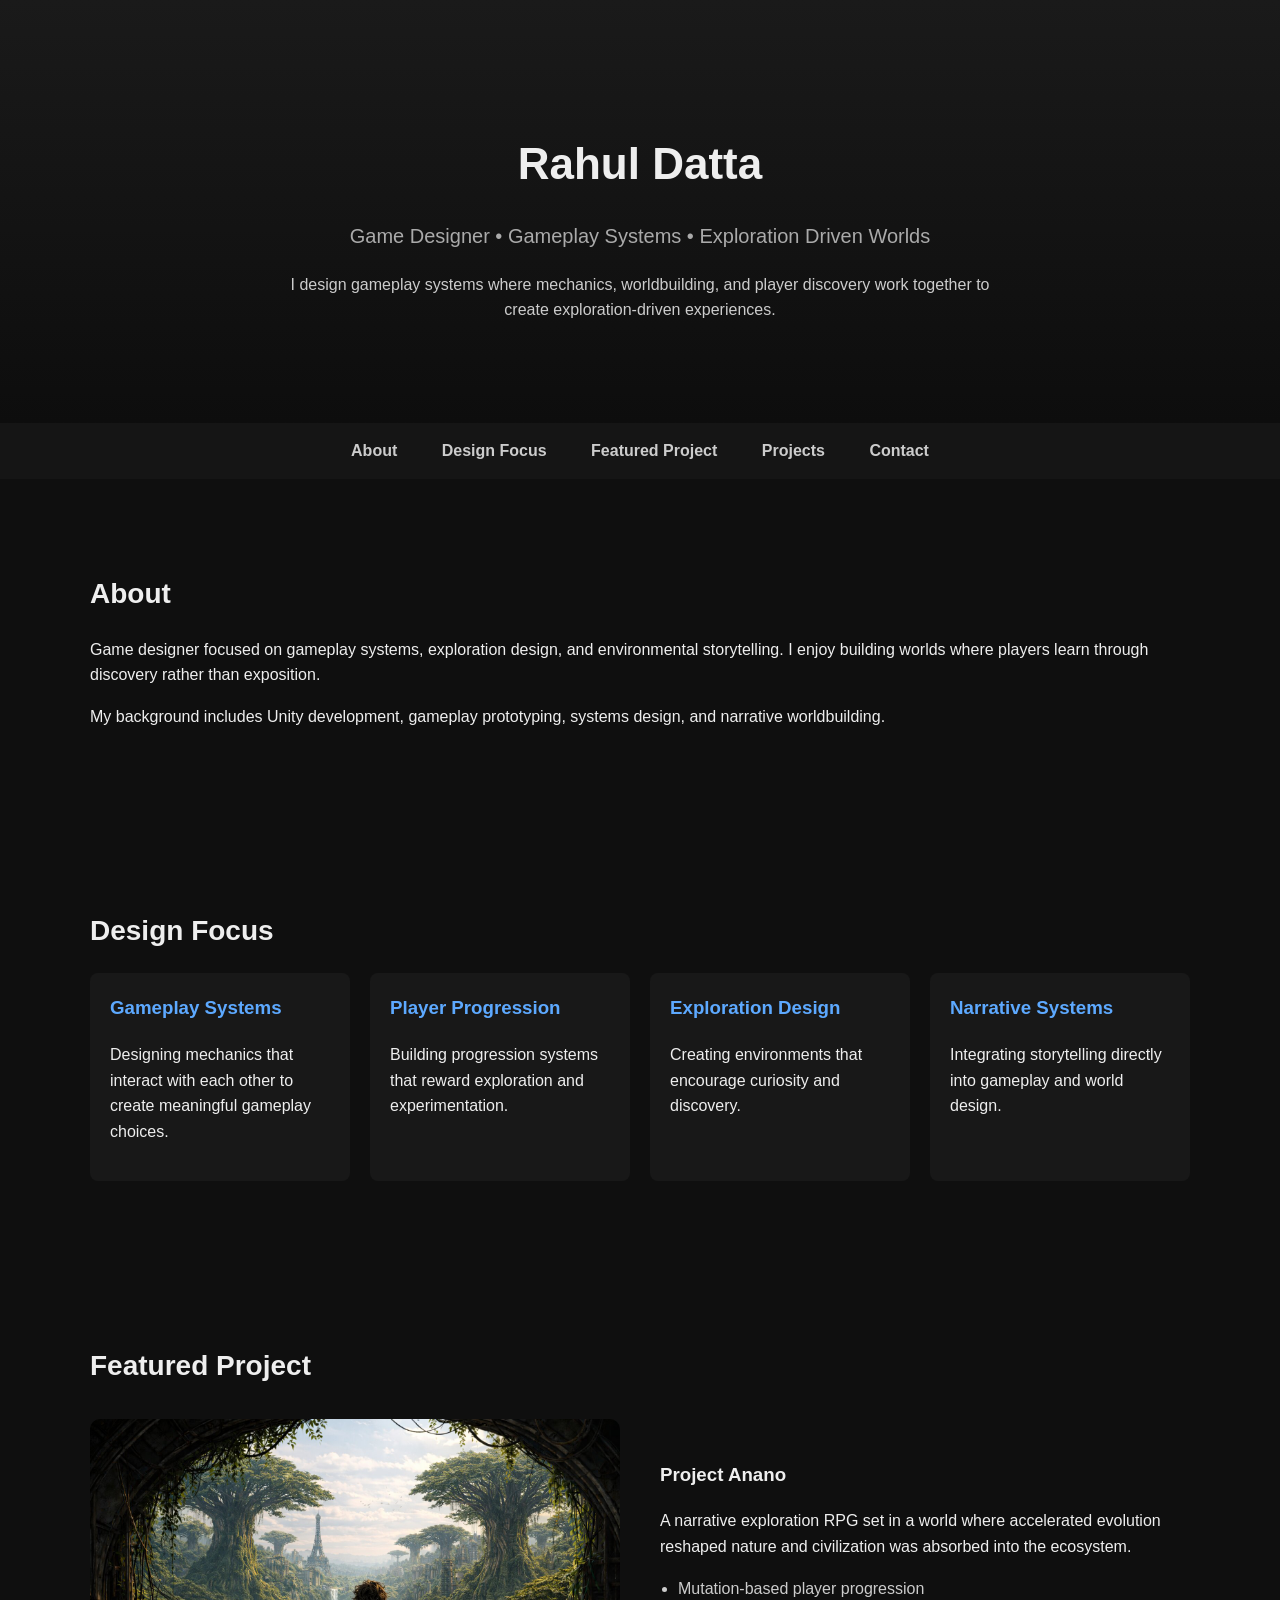
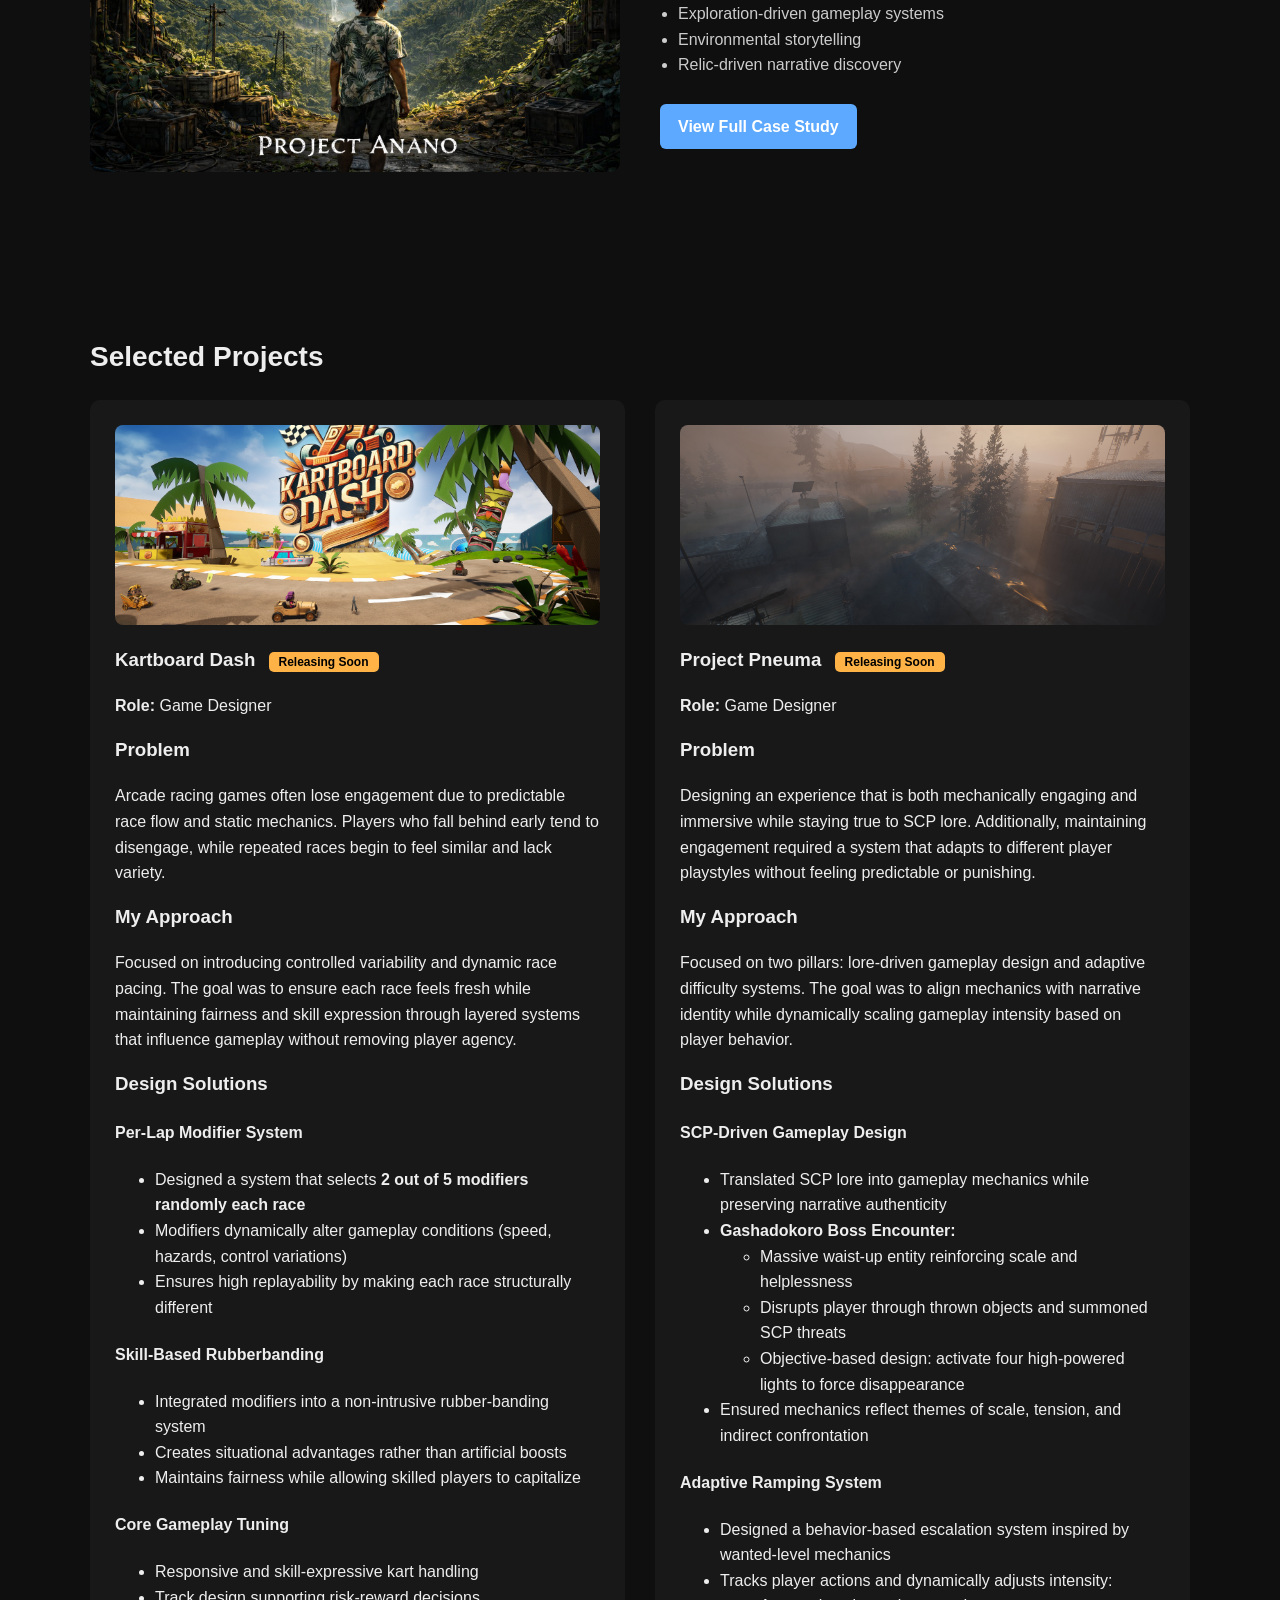
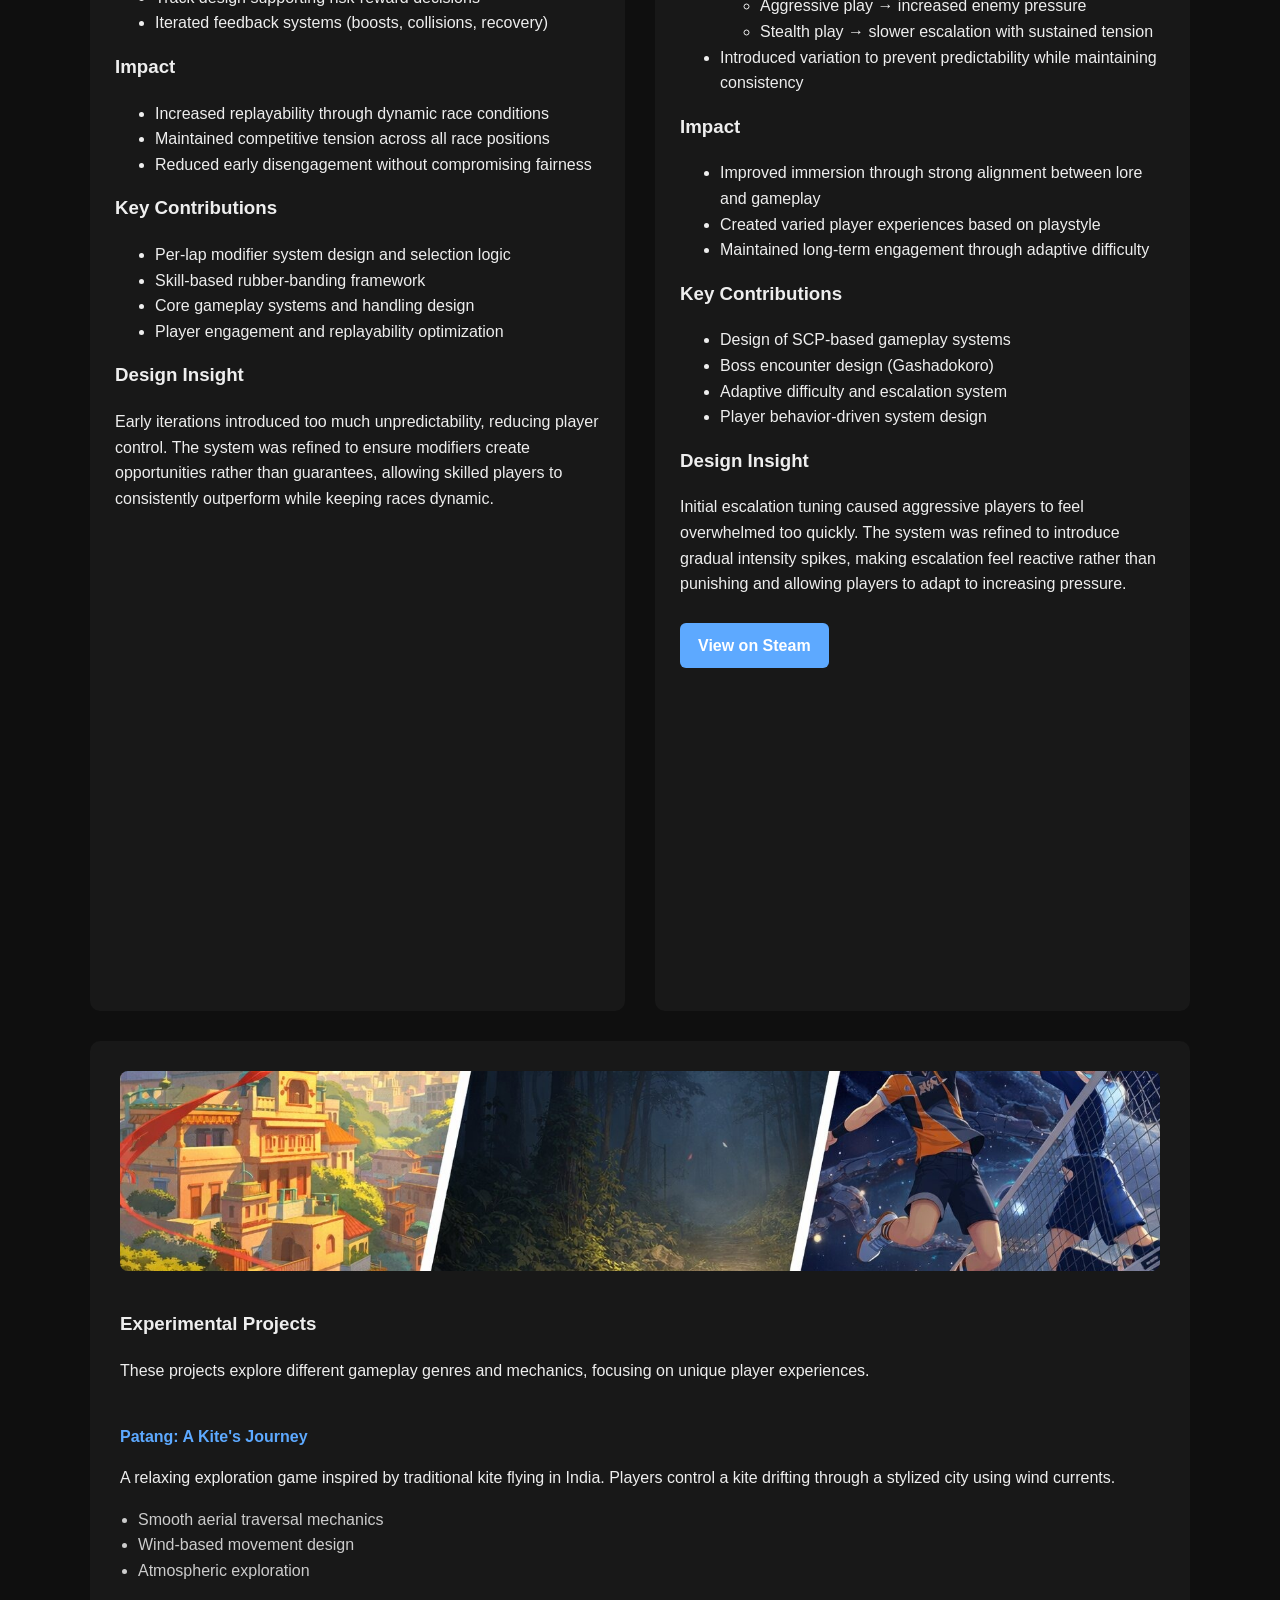
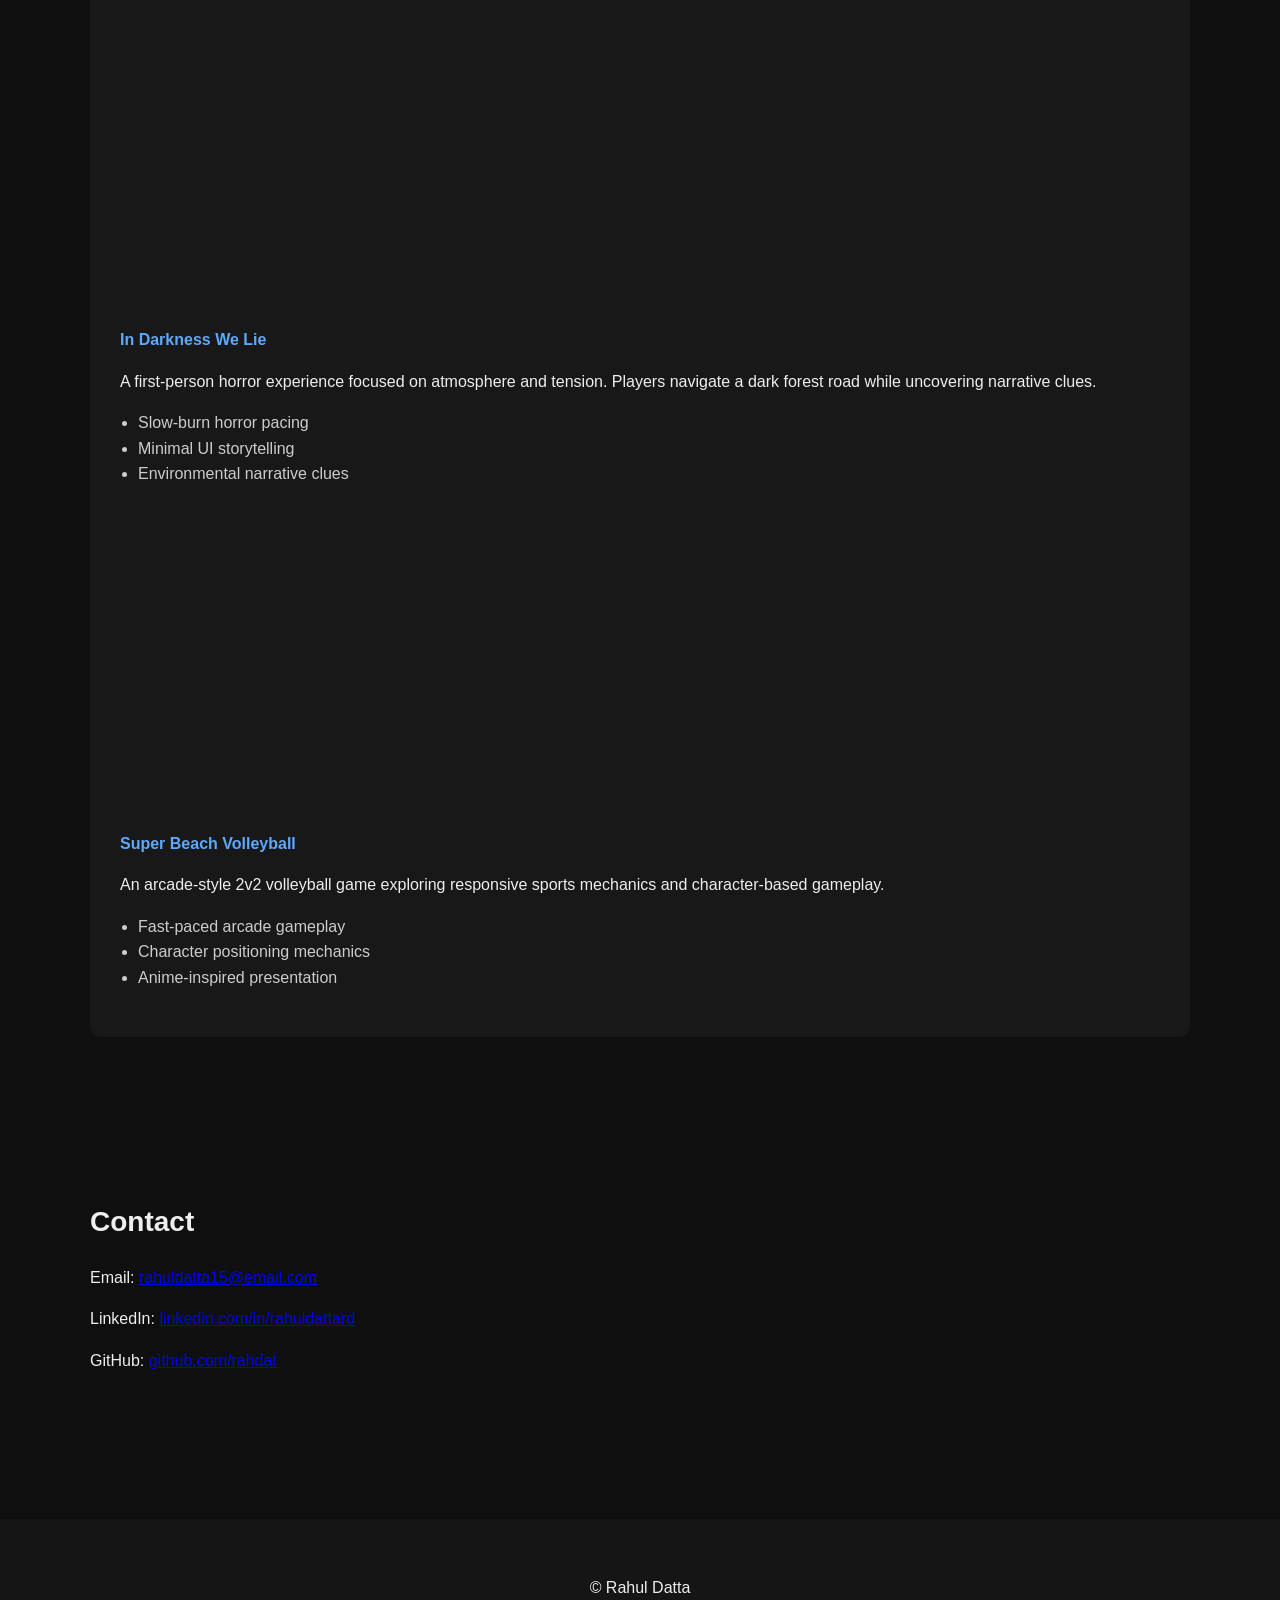
<file: index.html>
<!DOCTYPE html>
<html lang="en">

<head>

<meta charset="UTF-8">
<meta name="viewport" content="width=device-width, initial-scale=1.0">

<title>Rahul Datta | Game Designer</title>

<link rel="stylesheet" href="style.css">

</head>


<body>


<header class="hero">

<h1>Rahul Datta</h1>

<p class="tagline">
Game Designer • Gameplay Systems • Exploration Driven Worlds
</p>

<p class="intro">
I design gameplay systems where mechanics, worldbuilding, and player discovery
work together to create exploration-driven experiences.
</p>

</header>



<nav>

<a href="#about">About</a>
<a href="#focus">Design Focus</a>
<a href="#featured">Featured Project</a>
<a href="#projects">Projects</a>
<a href="#contact">Contact</a>

</nav>



<section id="about">

<h2>About</h2>

<p>
Game designer focused on gameplay systems, exploration design, and environmental storytelling.
I enjoy building worlds where players learn through discovery rather than exposition.
</p>

<p>
My background includes Unity development, gameplay prototyping,
systems design, and narrative worldbuilding.
</p>

</section>



<section id="focus">

<h2>Design Focus</h2>

<div class="focus-grid">

<div class="focus-card">
<h3>Gameplay Systems</h3>
<p>Designing mechanics that interact with each other to create meaningful gameplay choices.</p>
</div>

<div class="focus-card">
<h3>Player Progression</h3>
<p>Building progression systems that reward exploration and experimentation.</p>
</div>

<div class="focus-card">
<h3>Exploration Design</h3>
<p>Creating environments that encourage curiosity and discovery.</p>
</div>

<div class="focus-card">
<h3>Narrative Systems</h3>
<p>Integrating storytelling directly into gameplay and world design.</p>
</div>

</div>

</section>



<section id="featured">

<h2>Featured Project</h2>

<div class="featured-project">

<img src="images/anano.jpg">

<div class="featured-info">

<h3>Project Anano</h3>

<p>
A narrative exploration RPG set in a world where accelerated evolution reshaped nature
and civilization was absorbed into the ecosystem.
</p>

<ul>

<li>Mutation-based player progression</li>
<li>Exploration-driven gameplay systems</li>
<li>Environmental storytelling</li>
<li>Relic-driven narrative discovery</li>

</ul>

<a class="button" href="anano.html">
View Full Case Study
</a>

</div>

</div>

</section>



<section id="projects">

<h2>Selected Projects</h2>

<div class="project-grid">


<div class="project">

<img class="banner" src="images/kartboard.jpg">

<h3>Kartboard Dash <span class="badge">Releasing Soon</span></h3>
  
  <p><strong>Role:</strong> Game Designer<br>

  <h3>Problem</h3>
  <p>
    Arcade racing games often lose engagement due to predictable race flow and static mechanics. 
    Players who fall behind early tend to disengage, while repeated races begin to feel similar and lack variety.
  </p>

  <h3>My Approach</h3>
  <p>
    Focused on introducing controlled variability and dynamic race pacing. The goal was to ensure each race feels fresh 
    while maintaining fairness and skill expression through layered systems that influence gameplay without removing player agency.
  </p>

  <h3>Design Solutions</h3>

  <h4>Per-Lap Modifier System</h4>
  <ul>
    <li>Designed a system that selects <strong>2 out of 5 modifiers randomly each race</strong></li>
    <li>Modifiers dynamically alter gameplay conditions (speed, hazards, control variations)</li>
    <li>Ensures high replayability by making each race structurally different</li>
  </ul>

  <h4>Skill-Based Rubberbanding</h4>
  <ul>
    <li>Integrated modifiers into a non-intrusive rubber-banding system</li>
    <li>Creates situational advantages rather than artificial boosts</li>
    <li>Maintains fairness while allowing skilled players to capitalize</li>
  </ul>

  <h4>Core Gameplay Tuning</h4>
  <ul>
    <li>Responsive and skill-expressive kart handling</li>
    <li>Track design supporting risk-reward decisions</li>
    <li>Iterated feedback systems (boosts, collisions, recovery)</li>
  </ul>

  <h3>Impact</h3>
  <ul>
    <li>Increased replayability through dynamic race conditions</li>
    <li>Maintained competitive tension across all race positions</li>
    <li>Reduced early disengagement without compromising fairness</li>
  </ul>

  <h3>Key Contributions</h3>
  <ul>
    <li>Per-lap modifier system design and selection logic</li>
    <li>Skill-based rubber-banding framework</li>
    <li>Core gameplay systems and handling design</li>
    <li>Player engagement and replayability optimization</li>
  </ul>

  <h3>Design Insight</h3>
  <p>
    Early iterations introduced too much unpredictability, reducing player control. The system was refined to ensure modifiers 
    create opportunities rather than guarantees, allowing skilled players to consistently outperform while keeping races dynamic.
  </p>
<div class="media">

<iframe
src="https://www.youtube.com/embed/-lowwRSZ0fc"
allowfullscreen>
</iframe>

</div>
  
</div>



<div class="project">

<img class="banner" src="images/pneuma.jpg">

<h3>Project Pneuma <span class="badge">Releasing Soon</span></h3>


  <p><strong>Role:</strong> Game Designer<br>
  <h3>Problem</h3>
  <p>
    Designing an experience that is both mechanically engaging and immersive while staying true to SCP lore. 
    Additionally, maintaining engagement required a system that adapts to different player playstyles without feeling predictable or punishing.
  </p>

  <h3>My Approach</h3>
  <p>
    Focused on two pillars: lore-driven gameplay design and adaptive difficulty systems. The goal was to align mechanics 
    with narrative identity while dynamically scaling gameplay intensity based on player behavior.
  </p>

  <h3>Design Solutions</h3>

  <h4>SCP-Driven Gameplay Design</h4>
  <ul>
    <li>Translated SCP lore into gameplay mechanics while preserving narrative authenticity</li>
    <li><strong>Gashadokoro Boss Encounter:</strong></li>
    <ul>
      <li>Massive waist-up entity reinforcing scale and helplessness</li>
      <li>Disrupts player through thrown objects and summoned SCP threats</li>
      <li>Objective-based design: activate four high-powered lights to force disappearance</li>
    </ul>
    <li>Ensured mechanics reflect themes of scale, tension, and indirect confrontation</li>
  </ul>

  <h4>Adaptive Ramping System</h4>
  <ul>
    <li>Designed a behavior-based escalation system inspired by wanted-level mechanics</li>
    <li>Tracks player actions and dynamically adjusts intensity:</li>
    <ul>
      <li>Aggressive play → increased enemy pressure</li>
      <li>Stealth play → slower escalation with sustained tension</li>
    </ul>
    <li>Introduced variation to prevent predictability while maintaining consistency</li>
  </ul>

  <h3>Impact</h3>
  <ul>
    <li>Improved immersion through strong alignment between lore and gameplay</li>
    <li>Created varied player experiences based on playstyle</li>
    <li>Maintained long-term engagement through adaptive difficulty</li>
  </ul>

  <h3>Key Contributions</h3>
  <ul>
    <li>Design of SCP-based gameplay systems</li>
    <li>Boss encounter design (Gashadokoro)</li>
    <li>Adaptive difficulty and escalation system</li>
    <li>Player behavior-driven system design</li>
  </ul>

  <h3>Design Insight</h3>
  <p>
    Initial escalation tuning caused aggressive players to feel overwhelmed too quickly. The system was refined to introduce 
    gradual intensity spikes, making escalation feel reactive rather than punishing and allowing players to adapt to increasing pressure.
  </p>



<a class="button"
href="https://store.steampowered.com/app/3872430/SCP_Project_Pneuma/"
target="_blank">
View on Steam
</a>


<div class="media">

<iframe
src="https://www.youtube.com/embed/hPVLuGZU368"
allowfullscreen>
</iframe>

</div>
</div>



<div class="project-wide">

<img class="banner" src="images/common.jpg">

<h3>Experimental Projects</h3>

<p class="wide-intro">
These projects explore different gameplay genres and mechanics,
focusing on unique player experiences.
</p>



<div class="wide-project">

<h4>Patang: A Kite's Journey</h4>

<p>
A relaxing exploration game inspired by traditional kite flying in India.
Players control a kite drifting through a stylized city using wind currents.
</p>

<ul>
<li>Smooth aerial traversal mechanics</li>
<li>Wind-based movement design</li>
<li>Atmospheric exploration</li>
</ul>

<div class="media">

<iframe
src="https://www.youtube.com/embed/ZGnohQIVw0w"
allowfullscreen>
</iframe>

</div>

</div>



<div class="wide-project">

<h4>In Darkness We Lie</h4>

<p>
A first-person horror experience focused on atmosphere and tension.
Players navigate a dark forest road while uncovering narrative clues.
</p>

<ul>
<li>Slow-burn horror pacing</li>
<li>Minimal UI storytelling</li>
<li>Environmental narrative clues</li>
</ul>

<div class="media">

<iframe
src="https://www.youtube.com/embed/kJsp2bz1Zdc"
allowfullscreen>
</iframe>

</div>

</div>



<div class="wide-project">

<h4>Super Beach Volleyball</h4>

<p>
An arcade-style 2v2 volleyball game exploring responsive sports mechanics
and character-based gameplay.
</p>

<ul>
<li>Fast-paced arcade gameplay</li>
<li>Character positioning mechanics</li>
<li>Anime-inspired presentation</li>
</ul>

</div>

</div>



</div>

</section>



<section id="contact">

<h2>Contact</h2>

<p>Email: <a href="mailto:rahuldatta15@email.com">rahuldatta15@email.com</a></p>

<p>
LinkedIn:
<a href="https://linkedin.com/in/rahuldattard" target="_blank">
linkedin.com/in/rahuldattard
</a>
</p>

<p>
GitHub:
<a href="https://github.com/rahdat" target="_blank">
github.com/rahdat
</a>
</p>

</section>



<footer>

<p>© Rahul Datta</p>

</footer>


</body>
</html>
</file>
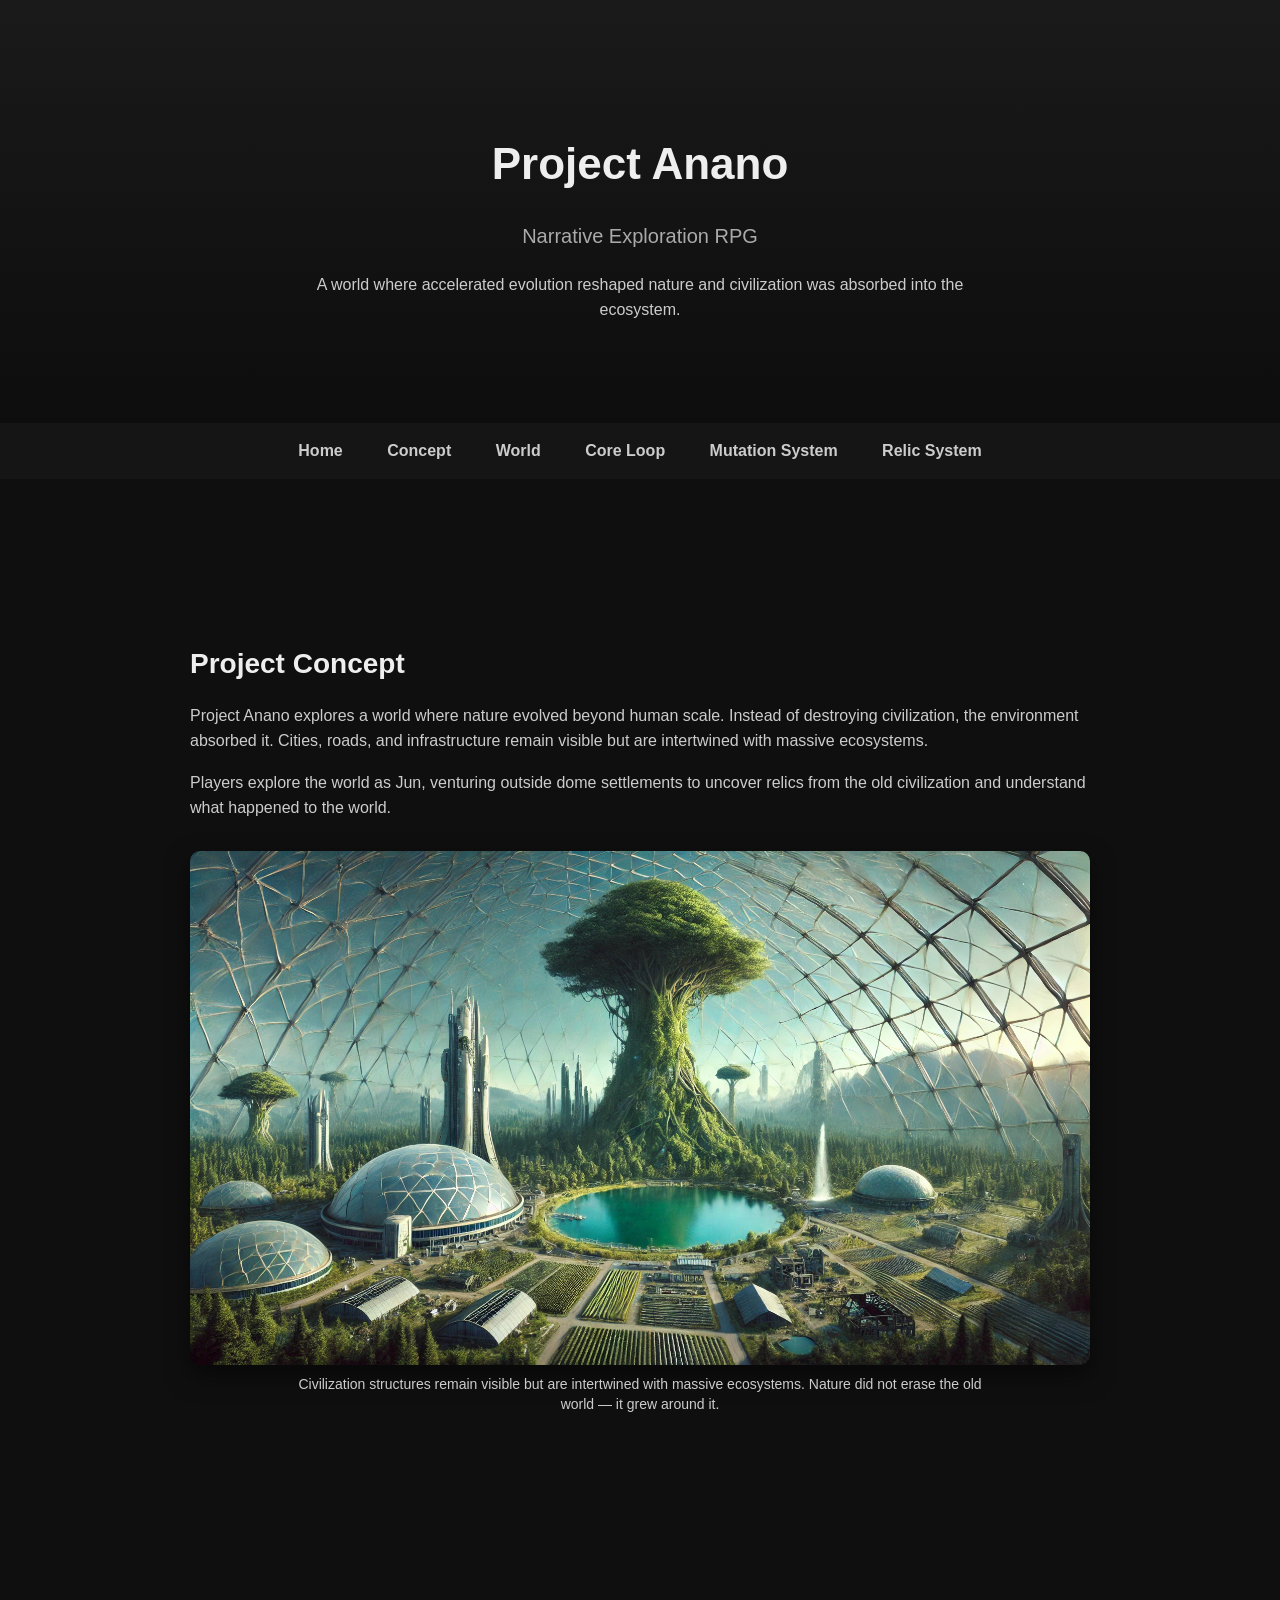
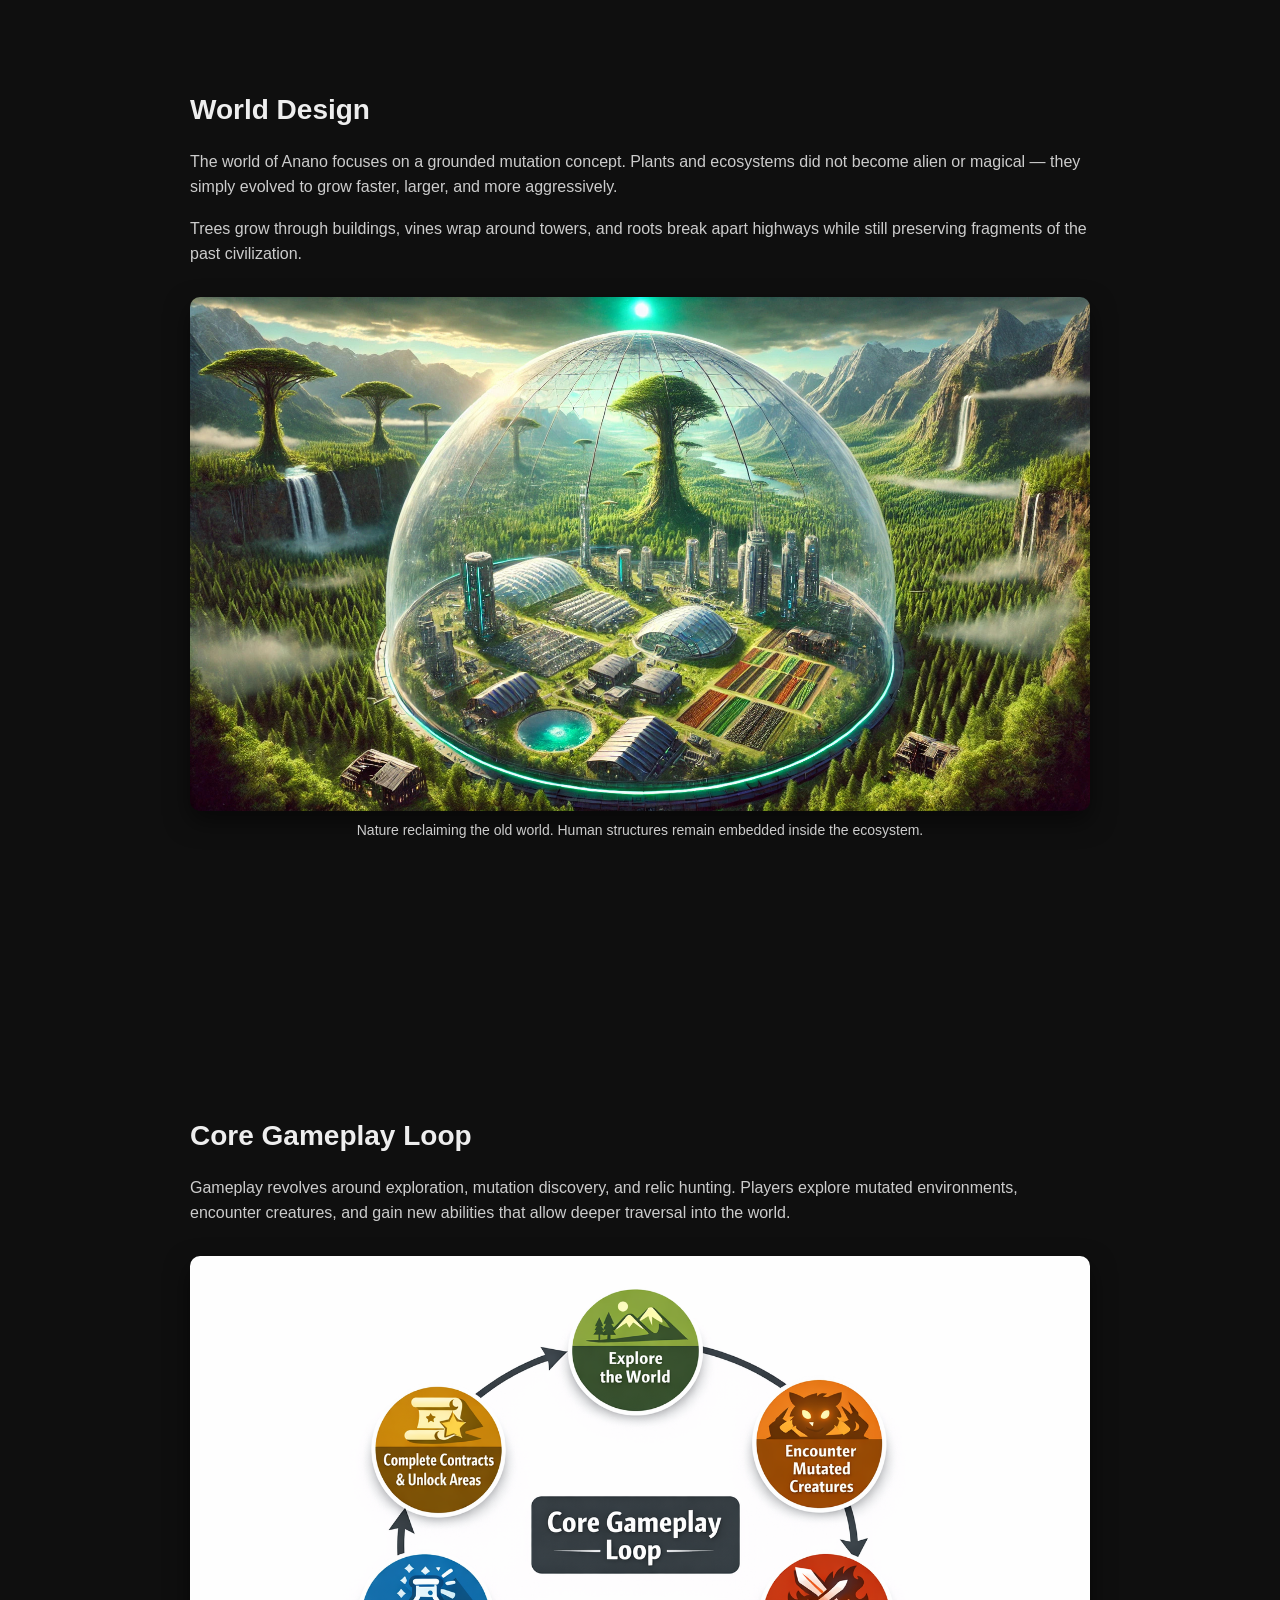
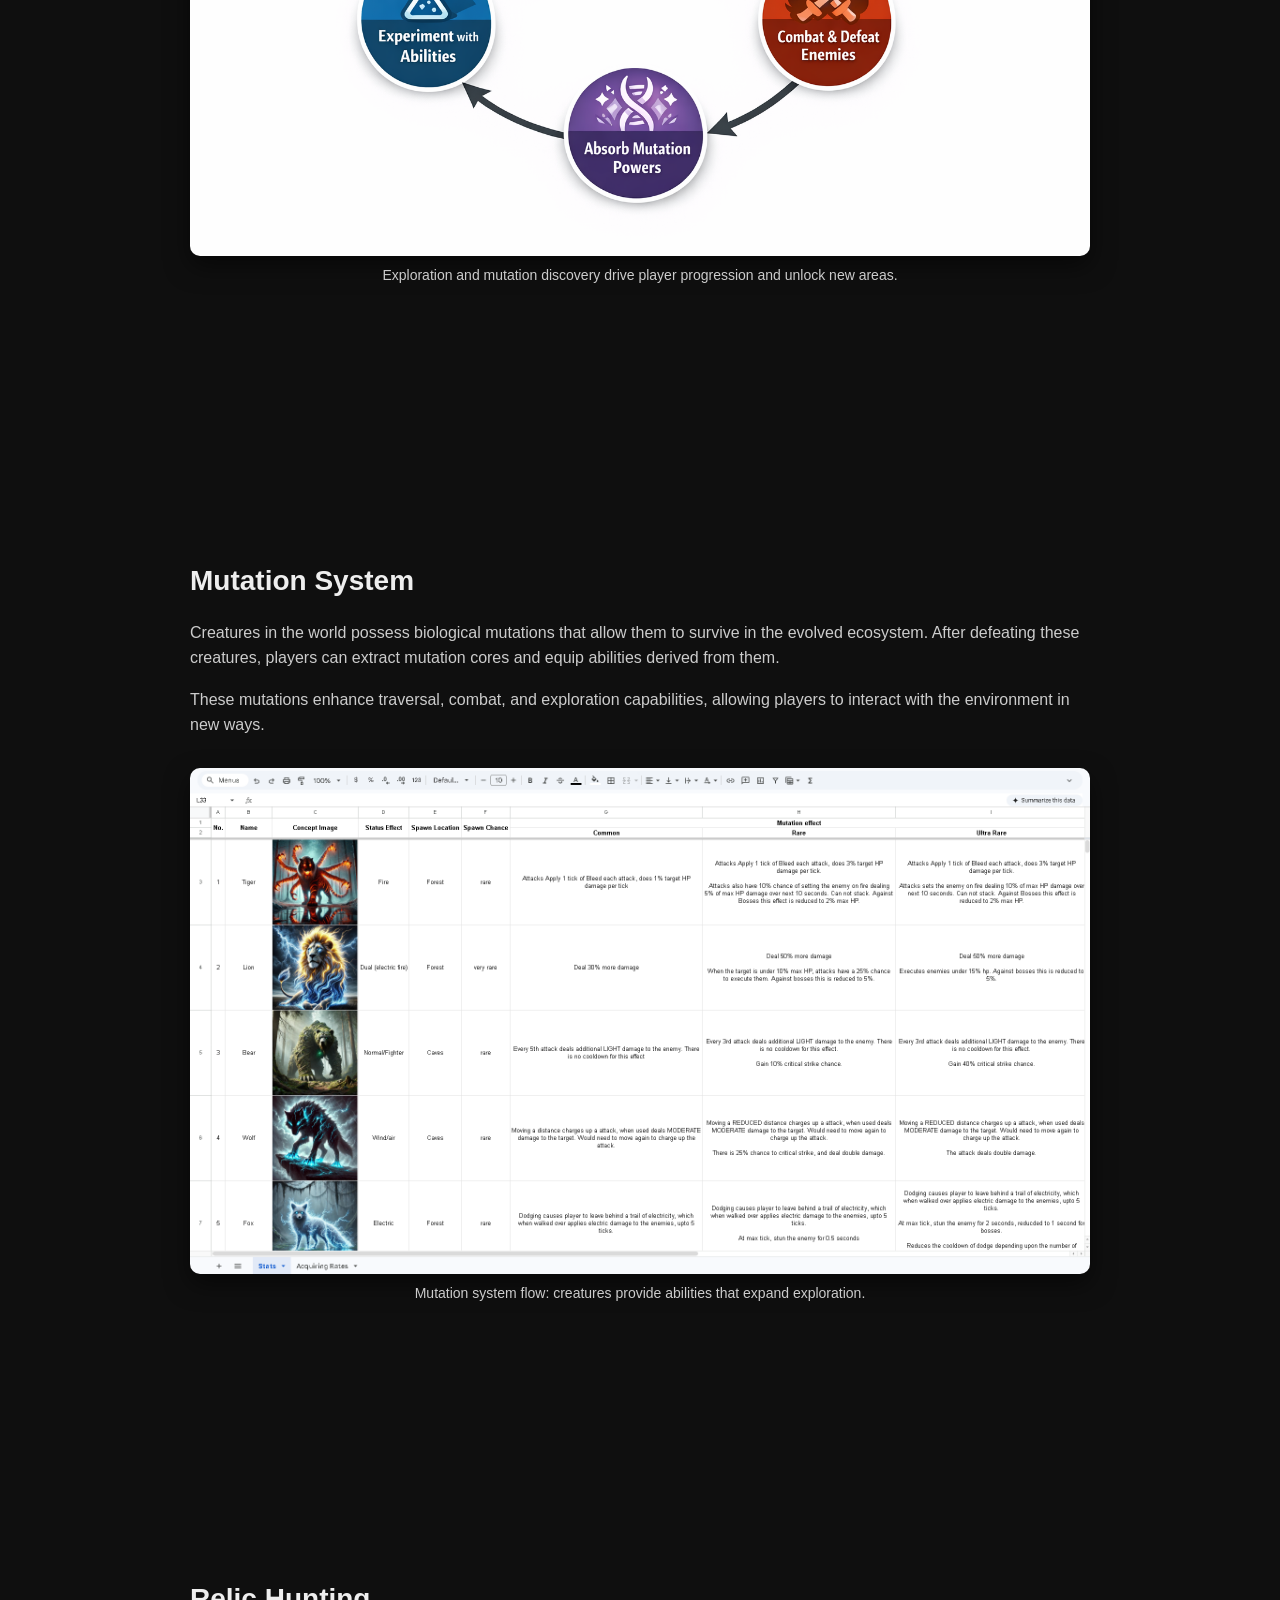
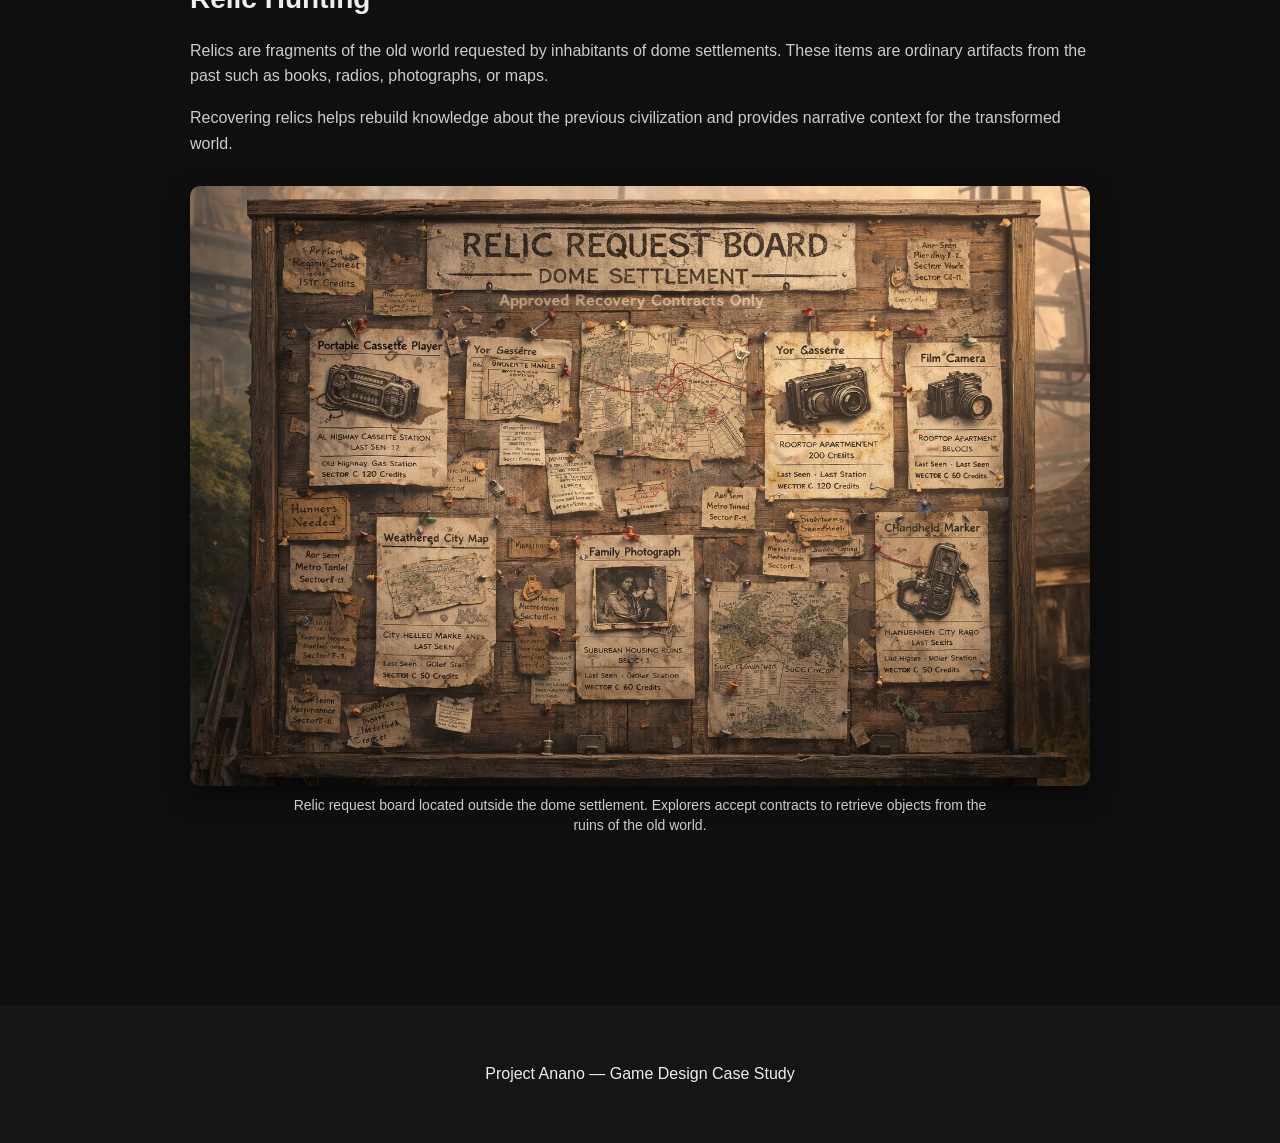
<file: anano.html>
<!DOCTYPE html>
<html lang="en">

<head>

<meta charset="UTF-8">
<meta name="viewport" content="width=device-width, initial-scale=1.0">

<title>Project Anano | Case Study</title>

<link rel="stylesheet" href="style.css">

</head>


<body>


<header class="hero">

<h1>Project Anano</h1>

<p class="tagline">
Narrative Exploration RPG
</p>

<p class="intro">
A world where accelerated evolution reshaped nature and civilization
was absorbed into the ecosystem.
</p>

</header>



<nav>

<a href="index.html">Home</a>
<a href="#concept">Concept</a>
<a href="#world">World</a>
<a href="#loop">Core Loop</a>
<a href="#mutation">Mutation System</a>
<a href="#relics">Relic System</a>

</nav>



<!-- CONCEPT -->

<section class="case-section" id="concept">

<h2>Project Concept</h2>

<p>
Project Anano explores a world where nature evolved beyond human scale.
Instead of destroying civilization, the environment absorbed it.
Cities, roads, and infrastructure remain visible but are intertwined
with massive ecosystems.
</p>

<p>
Players explore the world as Jun, venturing outside dome settlements
to uncover relics from the old civilization and understand what happened
to the world.
</p>

<div class="case-image">

<img src="images/anano-world.jpg">

<p class="image-caption">
Civilization structures remain visible but are intertwined with massive ecosystems.
Nature did not erase the old world — it grew around it.
</p>

</div>

</section>



<!-- WORLD DESIGN -->

<section class="case-section" id="world">

<h2>World Design</h2>

<p>
The world of Anano focuses on a grounded mutation concept.
Plants and ecosystems did not become alien or magical —
they simply evolved to grow faster, larger, and more aggressively.
</p>

<p>
Trees grow through buildings, vines wrap around towers,
and roots break apart highways while still preserving fragments
of the past civilization.
</p>

<div class="case-image">

<img src="images/anano-environment.jpg">

<p class="image-caption">
Nature reclaiming the old world. Human structures remain embedded inside the ecosystem.
</p>

</div>

</section>



<!-- CORE LOOP -->

<section class="case-section" id="loop">

<h2>Core Gameplay Loop</h2>

<p>
Gameplay revolves around exploration, mutation discovery, and relic hunting.
Players explore mutated environments, encounter creatures, and gain new abilities
that allow deeper traversal into the world.
</p>

<div class="case-image">

<img src="images/coreloop.png">

<p class="image-caption">
Exploration and mutation discovery drive player progression and unlock new areas.
</p>

</div>

</section>



<!-- MUTATION SYSTEM -->

<section class="case-section" id="mutation">

<h2>Mutation System</h2>

<p>
Creatures in the world possess biological mutations that allow them to survive
in the evolved ecosystem. After defeating these creatures, players can extract
mutation cores and equip abilities derived from them.
</p>

<p>
These mutations enhance traversal, combat, and exploration capabilities,
allowing players to interact with the environment in new ways.
</p>

<div class="case-image">

<img src="images/mutationsystem.png">

<p class="image-caption">
Mutation system flow: creatures provide abilities that expand exploration.
</p>

</div>

</section>



<!-- RELIC SYSTEM -->

<section class="case-section" id="relics">

<h2>Relic Hunting</h2>

<p>
Relics are fragments of the old world requested by inhabitants of dome settlements.
These items are ordinary artifacts from the past such as books, radios,
photographs, or maps.
</p>

<p>
Recovering relics helps rebuild knowledge about the previous civilization
and provides narrative context for the transformed world.
</p>

<div class="case-image">

<img src="images/relics.jpg">

<p class="image-caption">
Relic request board located outside the dome settlement.
Explorers accept contracts to retrieve objects from the ruins of the old world.
</p>

</div>

</section>



<footer>

<p>Project Anano — Game Design Case Study</p>

</footer>


</body>
</html>
</file>
<file: style.css>
body{
font-family:Arial, Helvetica, sans-serif;
margin:0;
background:#0f0f0f;
color:#eee;
line-height:1.6;
font-size:16px;
}


/* HERO */

.hero{
text-align:center;
padding:100px 20px;
background:linear-gradient(180deg,#1a1a1a,#0d0d0d);
}

.hero h1{
font-size:44px;
margin-bottom:10px;
}

.tagline{
font-size:20px;
color:#aaa;
}

.intro{
max-width:700px;
margin:auto;
color:#ccc;
margin-top:10px;
}


/* NAV */

nav{
background:#151515;
text-align:center;
padding:15px;
}

nav a{
color:#ccc;
margin:0 20px;
text-decoration:none;
font-weight:bold;
}

nav a:hover{
color:white;
}


/* SECTIONS */

section{
max-width:1100px;
margin:auto;
padding:70px 20px;
}

h2{
font-size:28px;
margin-bottom:20px;
}


/* DESIGN FOCUS */

.focus-grid{
display:grid;
grid-template-columns:repeat(auto-fit,minmax(220px,1fr));
gap:20px;
margin-top:20px;
}

.focus-card{
background:#181818;
padding:20px;
border-radius:8px;
}

.focus-card h3{
margin-top:0;
color:#5da9ff;
}


/* FEATURED PROJECT */

.featured-project{
display:grid;
grid-template-columns:1fr 1fr;
gap:40px;
align-items:center;
margin-top:30px;
}

.featured-project img{
width:100%;
border-radius:10px;
}

.featured-info ul{
margin-top:10px;
padding-left:18px;
color:#ccc;
}


/* GRID */

.project-grid{
display:grid;
grid-template-columns:repeat(auto-fit,minmax(420px,1fr));
gap:30px;
}


/* PROJECT CARD */

.project{
background:#181818;
padding:25px;
border-radius:10px;
transition:.2s;
}

.project:hover{
transform:translateY(-5px);
box-shadow:0 10px 25px rgba(0,0,0,.4);
}

.project h3{
margin-top:0;
}


/* FULL WIDTH PROJECT */

.project-wide{
grid-column:1 / -1;
background:#181818;
padding:30px;
border-radius:10px;
}

.wide-project{
margin-top:40px;
}

.wide-project h4{
color:#5da9ff;
margin-bottom:6px;
}

.wide-project ul{
color:#ccc;
padding-left:18px;
}


/* MEDIA */

.media{
margin-top:15px;
margin-bottom:15px;
}

.media iframe{
width:100%;
height:280px;
border:none;
border-radius:6px;
}

.media img{
width:100%;
border-radius:6px;
}


/* BANNER */

.banner{
width:100%;
height:200px;
object-fit:cover;
border-radius:8px;
margin-bottom:12px;
}


/* BADGE */

.badge{
background:#ffb347;
color:black;
padding:3px 10px;
border-radius:5px;
font-size:12px;
margin-left:8px;
}


/* BUTTON */

.button{
display:inline-block;
margin-top:10px;
padding:10px 18px;
background:#5da9ff;
color:white;
border-radius:6px;
text-decoration:none;
font-weight:bold;
}

.button:hover{
background:#3e8fe6;
}


/* FOOTER */

footer{
text-align:center;
padding:40px;
background:#151515;
margin-top:60px;
}

/* ============================= */
/* ANANO CASE STUDY PAGE STYLES */
/* ============================= */

/* Case study sections */

.case-section{
max-width:900px;
margin:auto;
margin-top:70px;
}

.case-section h2{
font-size:28px;
margin-bottom:15px;
}

.case-section p{
color:#ccc;
margin-bottom:15px;
}


/* Case study images */

.case-image{
margin-top:30px;
margin-bottom:40px;
text-align:center;
}

.case-image img{
width:100%;
max-width:1000px;
height:auto;
border-radius:10px;
display:block;
margin:auto;
box-shadow:0 10px 25px rgba(0,0,0,0.5);
}


/* Image captions */

.image-caption{
font-size:14px;
color:#aaa;
margin-top:10px;
max-width:700px;
margin-left:auto;
margin-right:auto;
line-height:1.4;
}
</file>
